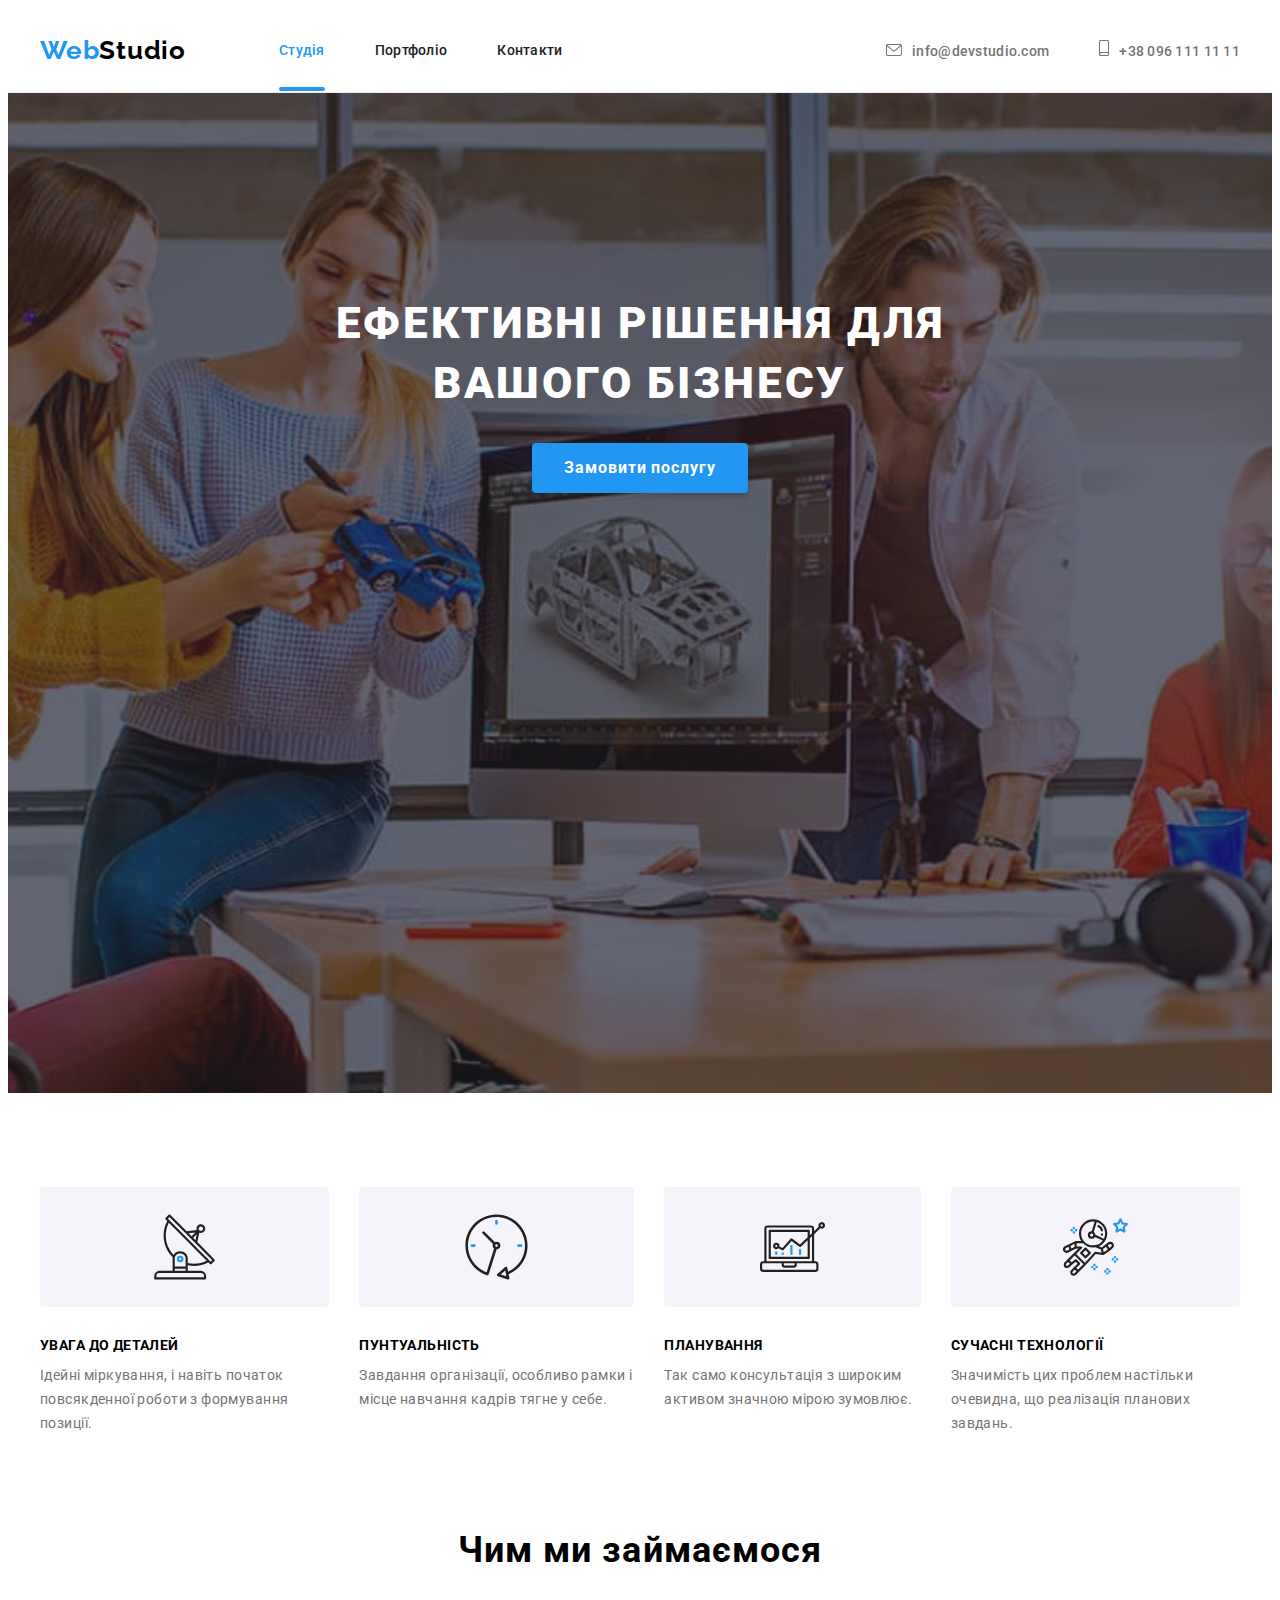
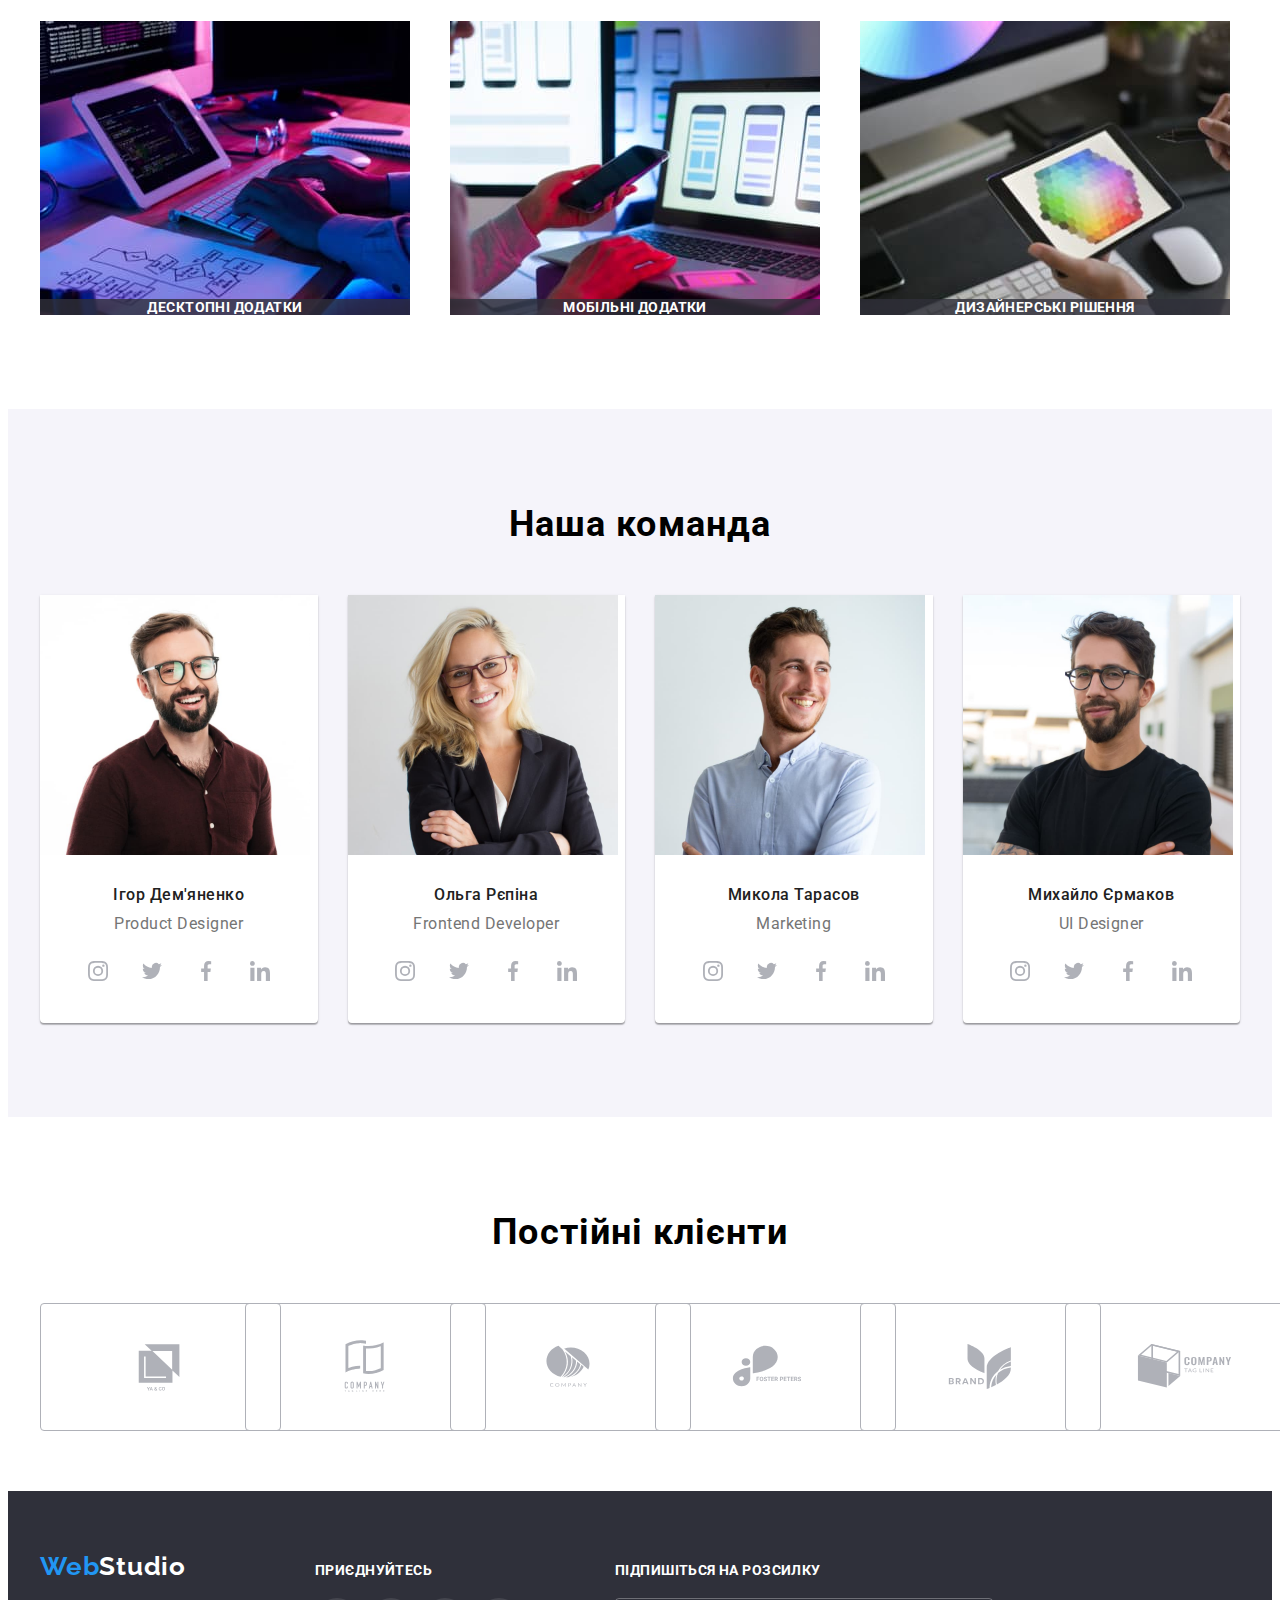
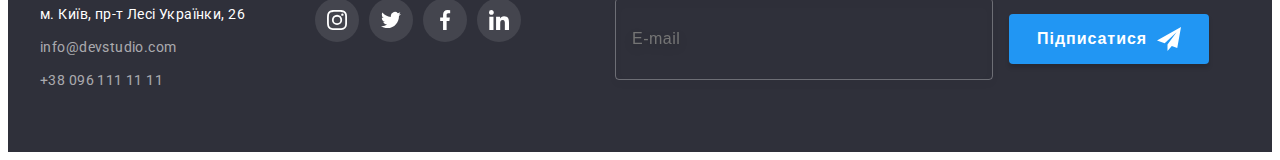
<file: index.html>
<!DOCTYPE html>
<html lang="uk">
  <head>
    <meta charset="UTF-8" />
    <meta http-equiv="X-UA-Compatible" content="IE=edge" />
    <meta name="viewport" content="width=device-width, initial-scale=1.0" />
    <title>Web Studio</title>
    <link
      rel="stylesheet"
      href="https://cdnjs.cloudflare.com/ajax/libs/modern-normalize/1.1.0/modern-normalize.min.css"
      integrity="sha512-wpPYUAdjBVSE4KJnH1VR1HeZfpl1ub8YT/NKx4PuQ5NmX2tKuGu6U/JRp5y+Y8XG2tV+wKQpNHVUX03MfMFn9Q=="
      crossorigin="anonymous"
      referrerpolicy="no-referrer"
    />
    <link rel="preconnect" href="https://fonts.gstatic.com" crossorigin />
    <link
      href="https://fonts.googleapis.com/css2?family=Raleway:wght@700&family=Roboto:wght@400;500;700;900&display=swap"
      rel="stylesheet"
    />
    <link
      rel="stylesheet"
      href="https://cdnjs.cloudflare.com/ajax/libs/animate.css/4.1.1/animate.min.css"
    />
    <link rel="stylesheet" href="./css/main.min.css" />
  </head>

  <body>
    <header class="header">
      <div class="container header__container">
        <nav class="navigation">
          <div class="logo">
            <a href="./index.html" class="logo__web navigation__logo"
              >Web<span class="logo__studio">Studio</span></a
            >
          </div>
          <ul class="list site-nav navigation__site-nav">
            <li class="site-nav__item">
              <a href="./index.html" class="link navigation__site-nav-link site-nav__link site-nav__link--active ">Студія</a>
            </li>
            <li class="site-nav__item">
              <a href="./portfolio.html" class="link navigation__site-nav-link site-nav__link ">Портфоліо</a>
            </li>
            <li class="site-nav__item"><a href="#" class="link navigation__site-nav-link site-nav__link ">Контакти</a></li>
          </ul>
        </nav>
        <ul class="list contacts header__contacts">
          <li class="header__contacts-item contacts__item">
            <a href="mailto:info@devstudio.com" class="link contacts__contact"
              ><svg width="16px" height="12px" class="contacts__icon">
                <use href="./images/icons.svg#icon-envelope"></use></svg
              >info@devstudio.com</a
            >
          </li>
          <li class="header__contacts-item contacts__item">
            <a href="tel:+380961111111" class="link contacts__contact"
              ><svg width="10px" height="16px" class="contacts__icon">
                <use href="./images/icons.svg#icon-smartphone"></use></svg
              >+38 096 111 11 11</a
            >
          </li>
        </ul>
      </div>
    </header>

    <main>
      <section class="hero">
        <div class="container">
          <h1 class="hero__tittle">Ефективні рішення для вашого бізнесу</h1>
          <button type="button" class="button hero__button" data-modal-open>
            Замовити послугу
          </button>
        </div>
      </section>

      <section class="section features">
        <div class="container">
          <h2 class="invisible section-tittle">Наш підхід</h2>
          <ul class="features__list">
            <li class="features__item">
              <div class="features__list-container">
                <svg width="65px" height="70px" class="features__icon">
                  <use href="./images/icons.svg#icon-antenna"></use>
                </svg>
              </div>
              <h3 class="features__tittle">Увага до деталей</h3>
              <p class="features__text">
                Ідейні міркування, і навіть початок повсякденної роботи з
                формування позиції.
              </p>
            </li>
            <li class="features__item">
              <div class="features__list-container">
                <svg width="65px" height="70px" class="features__icon">
                  <use href="./images/icons.svg#icon-clock"></use>
                </svg>
              </div>
              <h3 class="features__tittle">Пунтуальність</h3>
              <p class="features__text">
                Завдання організації, особливо рамки і місце навчання кадрів
                тягне у себе.
              </p>
            </li>
            <li class="features__item">
              <div class="features__list-container">
                <svg width="65px" height="70px" class="features__icon">
                  <use href="./images/icons.svg#icon-diagram"></use>
                </svg>
              </div>
              <h3 class="features__tittle">Планування</h3>
              <p class="features__text">
                Так само консультація з широким активом значною мірою зумовлює.
              </p>
            </li>
            <li class="features__item">
              <div class="features__list-container">
                <svg width="65px" height="70px" class="features__icon">
                  <use href="./images/icons.svg#icon-astronaut"></use>
                </svg>
              </div>
              <h3 class="features__tittle">Сучасні технології</h3>
              <p class="features__text">
                Значимість цих проблем настільки очевидна, що реалізація
                планових завдань.
              </p>
            </li>
          </ul>
        </div>
      </section>
      <section class="our-work section">
        <div class="container">
          <h2 class="our-work-head section-tittle">Чим ми займаємося</h2>
          <ul class="our-work-list list">
            <li class="our-work-item">
              <p class="our-work-first">
                                <img
                  src="./images/img11.jpg"
                  alt="Комп’ютерні додатки"
                  width="370"
                  height="294"
                />
                <p class="our-work-second">Десктопні додатки</p>
              </p>
            </li>
            <li class="our-work-item">
              <p class="our-work-first">
                <img
                  src="./images/img12.jpg"
                  alt="Мобільні додатки"
                  width="370"
                  height="294"
                />
                <p class="our-work-second">Мобільні додатки</p>
              </p>
            </li>
            <li class="our-work-item">
              <p class="our-work-first">
                <img
                  src="./images/img13.jpg"
                  alt="Дизайнерські рішення"
                  width="370"
                  height="294"
                />
                <p class="our-work-second">Дизайнерські рішення</p>
              </p>
            </li>
          </ul>
        </div>
      </section>
      <section class="section team">
        <div class="container">
          <h2 class="our-team section-tittle">Наша команда</h2>
          <ul class="our-team-list list">
            <li class="our-team-item">
              <img
                src="./images/img21.jpg"
                alt="Фото Ігор Дем'яненко"
                width="270"
                height="260"
              />
                    <div class="our-team-personal">
                <h3>Ігор Дем'яненко</h3>
                <p lang="en">Product Designer</p>
                <ul class="team-soc-list list">
                  <li class="team-soc-item">
                    <a
                      href=""
                      class="team-soc-link link"
                      target="_blank"
                      rel="noopener noreferrer nofollow"
                    >
                      <svg class="team-soc-icon" width="20" height="20">
                        <use
                          href="./images/icons.svg#icon-instagram"
                        ></use></svg
                    ></a>
                  </li>
                  <li class="team-soc-item">
                    <a
                      href=""
                      class="team-soc-link link"
                      target="_blank"
                      rel="noopener noreferrer nofollow"
                      ><svg class="team-soc-icon" width="20" height="20">
                        <use href="./images/icons.svg#icon-twitter"></use></svg
                    ></a>
                  </li>
                  <li class="team-soc-item">
                    <a
                      href=""
                      class="team-soc-link link"
                      target="_blank"
                      rel="noopener noreferrer nofollow"
                      ><svg class="team-soc-icon" width="20" height="20">
                        <use href="./images/icons.svg#icon-facebook"></use></svg
                    ></a>
                  </li>
                  <li class="team-soc-item">
                    <a
                      href=""
                      class="team-soc-link link"
                      target="_blank"
                      rel="noopener noreferrer nofollow"
                      ><svg class="team-soc-icon" width="20" height="20">
                        <use href="./images/icons.svg#icon-linkedin"></use></svg
                    ></a>
                  </li>
                </ul>
              </div>
            </li>
            <li class="our-team-item">
              <img
                src="./images/img22.jpg"
                alt="Фото Ольга Рєпіна"
                width="270"
                height="260"
              />
              <div class="our-team-personal">
                <h3>Ольга Рєпіна</h3>
                <p lang="en">Frontend Developer</p>
                <ul class="team-soc-list list">
                  <li class="team-soc-item">
                    <a
                      href=""
                      class="team-soc-link link"
                      target="_blank"
                      rel="noopener noreferrer nofollow"
                    >
                      <svg class="team-soc-icon" width="20" height="20">
                        <use
                          href="./images/icons.svg#icon-instagram"
                        ></use></svg
                    ></a>
                  </li>
                  <li class="team-soc-item">
                    <a
                      href=""
                      class="team-soc-link link"
                      target="_blank"
                      rel="noopener noreferrer nofollow"
                      ><svg class="team-soc-icon" width="20" height="20">
                        <use href="./images/icons.svg#icon-twitter"></use></svg
                    ></a>
                  </li>
                  <li class="team-soc-item">
                    <a
                      href=""
                      class="team-soc-link link"
                      target="_blank"
                      rel="noopener noreferrer nofollow"
                      ><svg class="team-soc-icon" width="20" height="20">
                        <use href="./images/icons.svg#icon-facebook"></use></svg
                    ></a>
                  </li>
                  <li class="team-soc-item">
                    <a
                      href=""
                      class="team-soc-link link"
                      target="_blank"
                      rel="noopener noreferrer nofollow"
                      ><svg class="team-soc-icon" width="20" height="20">
                        <use href="./images/icons.svg#icon-linkedin"></use></svg
                    ></a>
                  </li>
                </ul>
              </div>
            </li>
            <li class="our-team-item">
              <img
                src="./images/img23.jpg"
                alt="Фото Микола Тарасов"
                width="270"
                height="260"
              />
              <div class="our-team-personal">
                <h3>Микола Тарасов</h3>
                <p lang="en">Marketing</p>
                <ul class="team-soc-list list">
                  <li class="team-soc-item">
                    <a
                      href=""
                      class="team-soc-link link"
                      target="_blank"
                      rel="noopener noreferrer nofollow"
                    >
                      <svg class="team-soc-icon" width="20" height="20">
                        <use
                          href="./images/icons.svg#icon-instagram"
                        ></use></svg
                    ></a>
                  </li>
                  <li class="team-soc-item">
                    <a
                      href=""
                      class="team-soc-link link"
                      target="_blank"
                      rel="noopener noreferrer nofollow"
                      ><svg class="team-soc-icon" width="20" height="20">
                        <use href="./images/icons.svg#icon-twitter"></use></svg
                    ></a>
                  </li>
                  <li class="team-soc-item">
                    <a
                      href=""
                      class="team-soc-link link"
                      target="_blank"
                      rel="noopener noreferrer nofollow"
                      ><svg class="team-soc-icon" width="20" height="20">
                        <use href="./images/icons.svg#icon-facebook"></use></svg
                    ></a>
                  </li>
                  <li class="team-soc-item">
                    <a
                      href=""
                      class="team-soc-link link"
                      target="_blank"
                      rel="noopener noreferrer nofollow"
                      ><svg class="team-soc-icon" width="20" height="20">
                        <use href="./images/icons.svg#icon-linkedin"></use></svg
                    ></a>
                  </li>
                </ul>
              </div>
            </li>
            <li class="our-team-item">
              <img
                src="./images/img24.jpg"
                alt="Фото Михайло Єрмаков"
                width="270"
                height="260"
              />
              <div class="our-team-personal">
                <h3>Михайло Єрмаков</h3>
                <p lang="en">UI Designer</p>
                <ul class="team-soc-list list">
                  <li class="team-soc-item">
                    <a
                      href=""
                      class="team-soc-link link"
                      target="_blank"
                      rel="noopener noreferrer nofollow"
                    >
                      <svg class="team-soc-icon" width="20" height="20">
                        <use
                          href="./images/icons.svg#icon-instagram"
                        ></use></svg
                    ></a>
                  </li>
                  <li class="team-soc-item">
                    <a
                      href=""
                      class="team-soc-link link"
                      target="_blank"
                      rel="noopener noreferrer nofollow"
                      ><svg class="team-soc-icon" width="20" height="20">
                        <use href="./images/icons.svg#icon-twitter"></use></svg
                    ></a>
                  </li>
                  <li class="team-soc-item">
                    <a
                      href=""
                      class="team-soc-link link"
                      target="_blank"
                      rel="noopener noreferrer nofollow"
                      ><svg class="team-soc-icon" width="20" height="20">
                        <use href="./images/icons.svg#icon-facebook"></use></svg
                    ></a>
                  </li>
                  <li class="team-soc-item">
                    <a
                      href=""
                      class="team-soc-link link"
                      target="_blank"
                      rel="noopener noreferrer nofollow"
                      ><svg class="team-soc-icon" width="20" height="20">
                        <use href="./images/icons.svg#icon-linkedin"></use></svg
                    ></a>
                  </li>
                </ul>
              </div>
            </li>
          </ul>
        </div>
      </section>

      <section class="section clients">
        <div class="container">
          <h2 class="our-clients section-tittle">Постійні клієнти</h2>
          <ul class="our-clients-list list">
            <li class="our-clients-link">
              <a class="our-clients-item" href="./index.html">
                <svg width="106px" height="60" class="our-clients-icon">
                  <use href="./images/icons.svg#icon-logo-one"></use>
                </svg>
              </a>
            </li>
            <li class="our-clients-link">
              <a class="our-clients-item" href="./index.html">
                <svg width="106px" height="60" class="our-clients-icon">
                  <use href="./images/icons.svg#icon-logo-two"></use>
                </svg>
              </a>
            </li>
            <li class="our-clients-link">
              <a class="our-clients-item" href="./index.html">
                <svg width="106px" height="60" class="our-clients-icon">
                  <use href="./images/icons.svg#icon-logo-three"></use>
                </svg>
              </a>
            </li>
            <li class="our-clients-link">
              <a class="our-clients-item" href="./index.html">
                <svg width="106px" height="60" class="our-clients-icon">
                  <use href="./images/icons.svg#icon-logo-four"></use>
                </svg>
              </a>
            </li>
            <li class="our-clients-link">
              <a class="our-clients-item" href="./index.html">
                <svg width="106px" height="60" class="our-clients-icon">
                  <use href="./images/icons.svg#icon-logo-five"></use>
                </svg>
              </a>
            </li>
            <li class="our-clients-link">
              <a class="our-clients-item" href="./index.html">
                <svg width="106px" height="60" class="our-clients-icon">
                  <use href="./images/icons.svg#icon-logo-six"></use>
                </svg>
              </a>
            </li>
          </ul>
        </div>
      </section>
    </main>
    <footer class="footer">
      <div class="footer-main container">
        <div class="footer-contacts">
          <div class="logo">
            <a href="/index.html" class="logo__web footer__logo"
              >Web<span class="logo__studio--footer">Studio</span></a
            >
          </div>
          <address class="footer-cont">
            <ul class="footer-list list">
              <li class="footer-item">
                <a
                  href="https://goo.gl/maps/CPtrU1FHBa2aNyZL9"
                  target="_blank"
                  rel="noopener noreferrer nofollow"
                  class="adress"
                  >м. Київ, пр-т Лесі Українки, 26</a
                >
              </li>
              <li class="footer-item">
                <a href="mailto:info@devstudio.com" class="adress contact"
                  >info@devstudio.com</a
                >
              </li>
              <li class="footer-item">
                <a href="tel:+380961111111" class="contact"
                  >+38 096 111 11 11</a
                >
              </li>
            </ul>
          </address>
        </div>
        <div class="footer-soc">
          <p class="footer-soc-title">Приєднуйтесь</p>
          <ul class="footer-soc-list list">
            <li class="footer-soc-item">
              <a
                href=""
                class="footer-soc-link link"
                target="_blank"
                rel="noopener noreferrer nofollow"
              >
                <svg class="footer-soc-icon" width="20" height="20">
                  <use href="./images/icons.svg#icon-instagram"></use></svg
              ></a>
            </li>
            <li class="footer-soc-item">
              <a
                href=""
                class="footer-soc-link link"
                target="_blank"
                rel="noopener noreferrer nofollow"
                ><svg class="footer-soc-icon" width="20" height="20">
                  <use href="./images/icons.svg#icon-twitter"></use></svg
              ></a>
            </li>
            <li class="footer-soc-item">
              <a
                href=""
                class="footer-soc-link link"
                target="_blank"
                rel="noopener noreferrer nofollow"
                ><svg class="footer-soc-icon" width="20" height="20">
                  <use href="./images/icons.svg#icon-facebook"></use></svg
              ></a>
            </li>
            <li class="footer-soc-item">
              <a
                href=""
                class="footer-soc-link link"
                target="_blank"
                rel="noopener noreferrer nofollow"
                ><svg class="footer-soc-icon" width="20" height="20">
                  <use href="./images/icons.svg#icon-linkedin"></use></svg
              ></a>
            </li>
          </ul>
        </div>
        <div class="footer-subs">
          <p class="footer-soc-title">Підпишіться на розсилку</p>
          <form name="subscribe">
            <label for="subscribe-email"></label>
            <input type="email" name="user-subs" class="modal-subs" placeholder="E-mail"
          required
          id="subscribe-email">
          <button type="submit" class="footer-button">Підписатися<svg class="footer-telegram" width="24" height="24">
                  <use href="./images/icons.svg#icon-send"></use></svg
              >            </button>
          </form>
          
        </div>
      </div>
    </footer>
    <div class="backdrop is-hidden" data-modal>
      <div class="modal">
        <button type="button" class="modal-close" data-modal-close>
          <svg class="modal-close-icon" width="18" height="18">
            <use href="./images/icons.svg#icon-close"></use>
          </svg>
        </button>
        <p class="modal-tittle">Залиште свої дані, ми вам передзвонимо</p>
      <form class="modal-form">
          <div class="modal-field">
          <label for="user-name" class="input-label">Ім’я</label>
        <div class="input-wrap">
          <input type="text" name="user-name" class="modal-input" placeholder=" "
          required
          id="user-name"
          >
          <svg class="modal-input-icon" width="18" height="18">
            <use href="./images/icons.svg#icon-person-black"></use>
          </svg>
        </div>
        </div>
        <div class="modal-field">
          <label for="user-phone" class="input-label">Телефон</label>
          <div class="input-wrap">
          <input type="tel" name="user-tel" class="modal-input" placeholder=" "
          required
          id="user-phone">
          <svg class="modal-input-icon" width="18" height="18">
            <use href="./images/icons.svg#icon-phone-black"></use>
          </svg>
          </div>
          </div>
          <div class="modal-field">
          <label for="user-email" class="input-label">Пошта</label>
          <div class="input-wrap">
          <input type="email" name="user-email" class="modal-input" placeholder=" "
          required
          id="user-email">
          <svg class="modal-input-icon" width="18" height="18">
            <use href="./images/icons.svg#icon-email-black"></use>
          </svg>
          </div>
          </div>
          <div class="modal-comment">
            <label for="user-comment" class="input-label">Коментар</label>
            <textarea
              name="user-comment"
              id="user-comment"
              class="modal-text"
              placeholder="Введіть текст"
            ></textarea>
          </div>
  <div class="checkbox-field">
    <label class="checkbox-label">
      <input type="checkbox"
      class="checkbox-input" name="agree-user" value="css">
      <svg class="checkbox-icon" width="16" height="15">
        <use href="./images/icons.svg#icon-check"></use></svg>
      <span class="checkbox-text">Погоджуюся з розсилкою та приймаю </span><a href="" class="checkbox-ok">Умови договору</a>
    </label>
  </div>
          <button type="submit" class="modal-button">Відправити</button>
        </form>
      </div>
    </div>
    <script src="./js/modal.js"></script>
  </body>
</html>
</file>
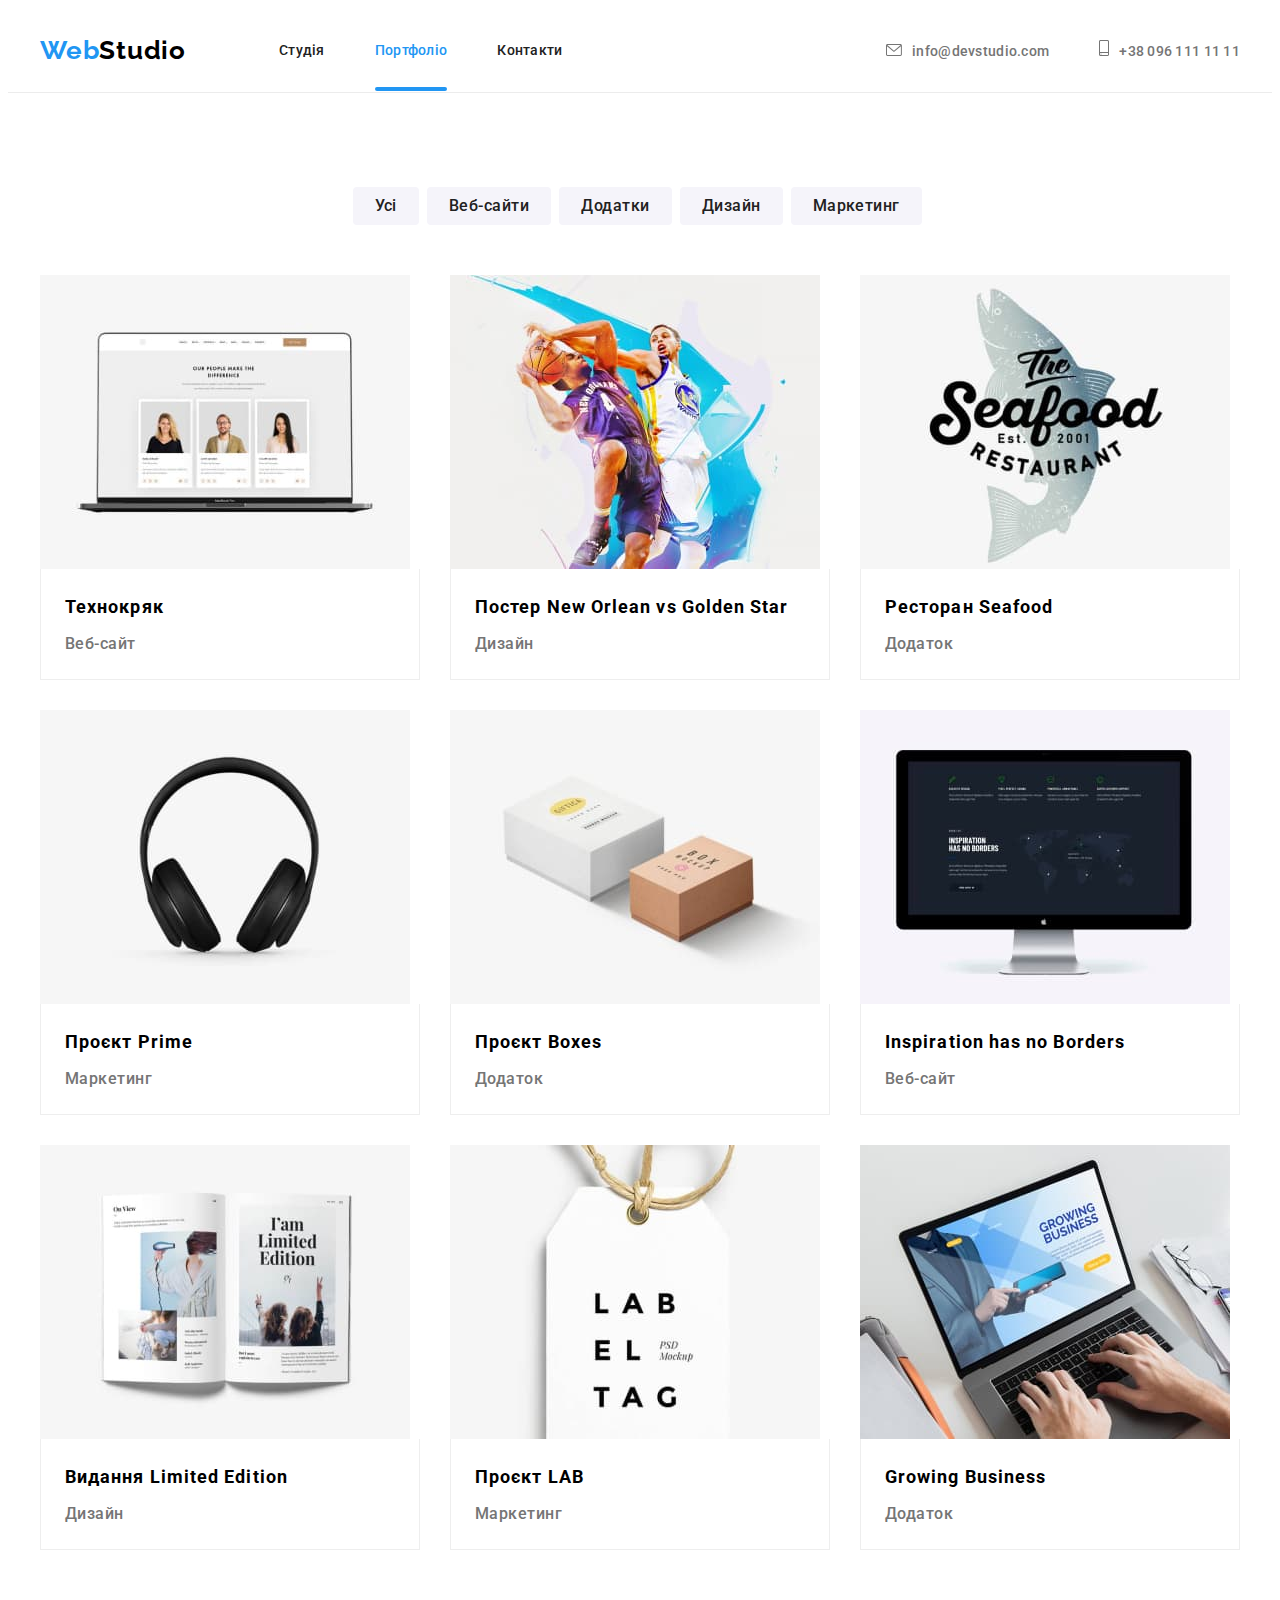
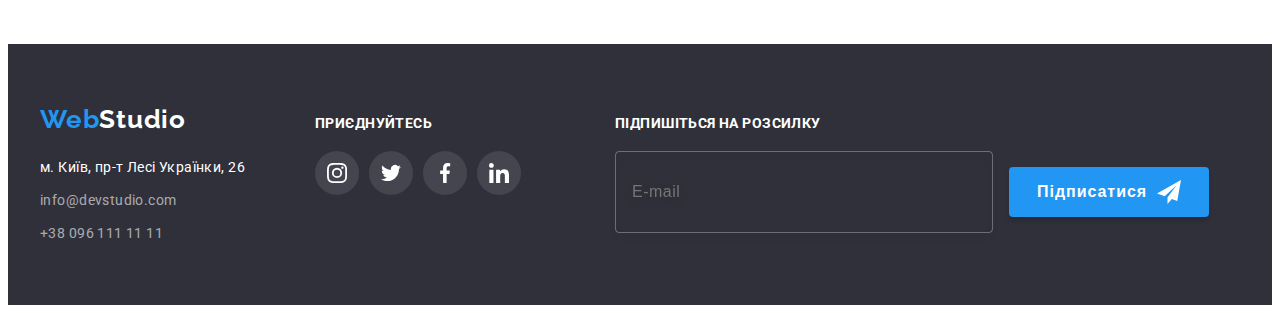
<file: portfolio.html>
<!DOCTYPE html>
<html lang="uk">
  <head>
    <meta charset="UTF-8" />
    <meta http-equiv="X-UA-Compatible" content="IE=edge" />
    <meta name="viewport" content="width=device-width, initial-scale=1.0" />
    <title>Web Studio</title>
    <link
      rel="stylesheet"
      href="https://cdnjs.cloudflare.com/ajax/libs/modern-normalize/1.1.0/modern-normalize.min.css"
      integrity="sha512-wpPYUAdjBVSE4KJnH1VR1HeZfpl1ub8YT/NKx4PuQ5NmX2tKuGu6U/JRp5y+Y8XG2tV+wKQpNHVUX03MfMFn9Q=="
      crossorigin="anonymous"
      referrerpolicy="no-referrer"
    />
    <link rel="preconnect" href="https://fonts.gstatic.com" crossorigin />
    <link
      href="https://fonts.googleapis.com/css2?family=Montserrat:wght@400;700&family=Raleway:wght@700&family=Roboto:wght@400;500;700;900&display=swap"
      rel="stylesheet"
    />
    <link
      rel="stylesheet"
      href="https://cdnjs.cloudflare.com/ajax/libs/animate.css/4.1.1/animate.min.css"
    />
    <link rel="stylesheet" href="./css/main.min.css" />
  </head>

  <body>
    <header class="header">
      <div class="container header__container">
        <nav class="navigation">
          <div class="logo">
            <a href="./index.html" class="logo__web navigation__logo"
              >Web<span class="logo__studio">Studio</span></a
            >
          </div>
          <ul class="list site-nav navigation__site-nav">
            <li class="site-nav__item">
              <a
                href="./index.html"
                class="link navigation__site-nav-link site-nav__link"
                >Студія</a
              >
            </li>
            <li class="site-nav__item">
              <a
                href="./portfolio.html"
                class="link navigation__site-nav-link site-nav__link site-nav__link--active"
                >Портфоліо</a
              >
            </li>
            <li class="site-nav__item">
              <a href="#" class="link navigation__site-nav-link site-nav__link"
                >Контакти</a
              >
            </li>
          </ul>
        </nav>
        <ul class="list contacts header__contacts">
          <li class="header__contacts-item contacts__item">
            <a href="mailto:info@devstudio.com" class="link contacts__contact"
              ><svg width="16px" height="12px" class="contacts__icon">
                <use href="./images/icons.svg#icon-envelope"></use></svg
              >info@devstudio.com</a
            >
          </li>
          <li class="header__contacts-item contacts__item">
            <a href="tel:+380961111111" class="link contacts__contact"
              ><svg width="10px" height="16px" class="contacts__icon">
                <use href="./images/icons.svg#icon-smartphone"></use></svg
              >+38 096 111 11 11</a
            >
          </li>
        </ul>
      </div>
    </header>

    <main>
      <section class="our-works-section">
        <div class="container">
          <h1 class="invisible">Наші роботи</h1>
          <ul class="our-works list">
            <li class="our-works-item">
              <button type="button" class="our-works-button">Усі</button>
            </li>
            <li class="our-works-item">
              <button type="button" class="our-works-button">Веб-сайти</button>
            </li>
            <li class="our-works-item">
              <button type="button" class="our-works-button">Додатки</button>
            </li>
            <li class="our-works-item">
              <button type="button" class="our-works-button">Дизайн</button>
            </li>
            <li class="our-works-item">
              <button type="button" class="our-works-button">Маркетинг</button>
            </li>
          </ul>
          <ul class="example list">
            <li class="example-item">
              <a class="example-link link" href="./index.html">
                <div class="example-top-wrap">
                  <img
                    src="./images/portfolio-images/portfolio1.jpg"
                    alt="фото сайту технокряк"
                    width="370"
                    height="294"
                  />
                  <p class="example-top-text">
                    Ресурс пропонує комплексні пропозиції з різним рівнем
                    функціоналу та сервісів. Все це дозволить відвідувачу
                    отримати вичерпні відомості про компанію чи приватну особу.
                  </p>
                </div>
                <div class="example-text">
                  <h2 class="example-name">Технокряк</h2>
                  <p class="example-descr">Веб-сайт</p>
                </div>
              </a>
            </li>
            <li class="example-item">
              <a href="./index.html" class="example-link link">
                <div class="example-top-wrap">
                  <img
                    src="./images/portfolio-images/portfolio2.jpg"
                    alt="Постер New Orlean vs Golden Star"
                    width="370"
                    height="294"
                  />
                  <p class="example-top-text">
                    Ресурс пропонує комплексні пропозиції з різним рівнем
                    функціоналу та сервісів. Все це дозволить відвідувачу
                    отримати вичерпні відомості про компанію чи приватну особу.
                  </p>
                </div>
                <div class="example-text">
                  <h2 class="example-name">Постер New Orlean vs Golden Star</h2>
                  <p class="example-descr">Дизайн</p>
                </div></a
              >
            </li>
            <li class="example-item">
              <a href="./index.html" class="example-link link">
                <div class="example-top-wrap">
                  <img
                    src="./images/portfolio-images/portfolio3.jpg"
                    alt="Ресторан Seafood"
                    width="370"
                    height="294"
                  />
                  <p class="example-top-text">
                    Ресурс пропонує комплексні пропозиції з різним рівнем
                    функціоналу та сервісів. Все це дозволить відвідувачу
                    отримати вичерпні відомості про компанію чи приватну особу.
                  </p>
                </div>
                <div class="example-text">
                  <h2 class="example-name">Ресторан Seafood</h2>
                  <p class="example-descr">Додаток</p>
                </div></a
              >
            </li>
            <li class="example-item">
              <a href="./index.html" class="example-link link">
                <div class="example-top-wrap">
                  <img
                    src="./images/portfolio-images/portfolio4.jpg"
                    alt="Проєкт Prime"
                    width="370"
                    height="294"
                  />
                  <p class="example-top-text">
                    Ресурс пропонує комплексні пропозиції з різним рівнем
                    функціоналу та сервісів. Все це дозволить відвідувачу
                    отримати вичерпні відомості про компанію чи приватну особу.
                  </p>
                </div>
                <div class="example-text">
                  <h2 class="example-name">Проєкт Prime</h2>
                  <p class="example-descr">Маркетинг</p>
                </div></a
              >
            </li>
            <li class="example-item">
              <a href="./index.html" class="example-link link">
                <div class="example-top-wrap">
                  <img
                    src="./images/portfolio-images/portfolio5.jpg"
                    alt="Проєкт Boxes"
                    width="370"
                    height="294"
                  />
                  <p class="example-top-text">
                    Ресурс пропонує комплексні пропозиції з різним рівнем
                    функціоналу та сервісів. Все це дозволить відвідувачу
                    отримати вичерпні відомості про компанію чи приватну особу.
                  </p>
                </div>
                <div class="example-text">
                  <h2 class="example-name">Проєкт Boxes</h2>
                  <p class="example-descr">Додаток</p>
                </div></a
              >
            </li>
            <li class="example-item">
              <a href="./index.html" class="example-link link">
                <div class="example-top-wrap">
                  <img
                    src="./images/portfolio-images/portfolio6.jpg"
                    alt="Фото сайту Inspiration has no Borders"
                  />
                  <p class="example-top-text">
                    Ресурс пропонує комплексні пропозиції з різним рівнем
                    функціоналу та сервісів. Все це дозволить відвідувачу
                    отримати вичерпні відомості про компанію чи приватну особу.
                  </p>
                </div>
                <div class="example-text">
                  <h2 class="example-name">Inspiration has no Borders</h2>
                  <p class="example-descr">Веб-сайт</p>
                </div></a
              >
            </li>
            <li class="example-item">
              <a href="./index.html" class="example-link link">
                <div class="example-top-wrap">
                  <img
                    src="./images/portfolio-images/portfolio7.jpg"
                    alt="Видання Limited Edition"
                    width="370"
                    height="294"
                  />

                  <p class="example-top-text">
                    Ресурс пропонує комплексні пропозиції з різним рівнем
                    функціоналу та сервісів. Все це дозволить відвідувачу
                    отримати вичерпні відомості про компанію чи приватну особу.
                  </p>
                </div>
                <div class="example-text">
                  <h2 class="example-name">Видання Limited Edition</h2>
                  <p class="example-descr">Дизайн</p>
                </div></a
              >
            </li>
            <li class="example-item">
              <a href="./index.html" class="example-link link">
                <div class="example-top-wrap">
                  <img
                    src="./images/portfolio-images/portfolio8.jpg"
                    alt="Проєкт LAB"
                    width="370"
                    height="294"
                  />
                  <p class="example-top-text">
                    Ресурс пропонує комплексні пропозиції з різним рівнем
                    функціоналу та сервісів. Все це дозволить відвідувачу
                    отримати вичерпні відомості про компанію чи приватну особу.
                  </p>
                </div>
                <div class="example-text">
                  <h2 class="example-name">Проєкт LAB</h2>
                  <p class="example-descr">Маркетинг</p>
                </div></a
              >
            </li>
            <li class="example-item">
              <a href="./index.html" class="example-link link">
                <div class="example-top-wrap">
                  <img
                    src="./images/portfolio-images/portfolio9.jpg"
                    alt="Додаток Growing Business"
                    width="370"
                    height="294"
                  />
                  <p class="example-top-text">
                    Ресурс пропонує комплексні пропозиції з різним рівнем
                    функціоналу та сервісів. Все це дозволить відвідувачу
                    отримати вичерпні відомості про компанію чи приватну особу.
                  </p>
                </div>
                <div class="example-text">
                  <h2 class="example-name">Growing Business</h2>
                  <p class="example-descr">Додаток</p>
                </div></a
              >
            </li>
          </ul>
        </div>
      </section>
    </main>

    <footer class="footer">
      <div class="footer-main container">
        <div class="footer-contacts">
          <div class="logo">
            <a href="/index.html" class="logo__web footer__logo"
              >Web<span class="logo__studio--footer">Studio</span></a
            >
          </div>
          <address class="footer-cont">
            <ul class="footer-list list">
              <li class="footer-item">
                <a
                  href="https://goo.gl/maps/CPtrU1FHBa2aNyZL9"
                  target="_blank"
                  rel="noopener noreferrer nofollow"
                  class="adress"
                  >м. Київ, пр-т Лесі Українки, 26</a
                >
              </li>
              <li class="footer-item">
                <a href="mailto:info@devstudio.com" class="adress contact"
                  >info@devstudio.com</a
                >
              </li>
              <li class="footer-item">
                <a href="tel:+380961111111" class="contact"
                  >+38 096 111 11 11</a
                >
              </li>
            </ul>
          </address>
        </div>
        <div class="footer-soc">
          <p class="footer-soc-title">Приєднуйтесь</p>
          <ul class="footer-soc-list list">
            <li class="footer-soc-item">
              <a
                href=""
                class="footer-soc-link link"
                target="_blank"
                rel="noopener noreferrer nofollow"
              >
                <svg class="footer-soc-icon" width="20" height="20">
                  <use href="./images/icons.svg#icon-instagram"></use></svg
              ></a>
            </li>
            <li class="footer-soc-item">
              <a
                href=""
                class="footer-soc-link link"
                target="_blank"
                rel="noopener noreferrer nofollow"
                ><svg class="footer-soc-icon" width="20" height="20">
                  <use href="./images/icons.svg#icon-twitter"></use></svg
              ></a>
            </li>
            <li class="footer-soc-item">
              <a
                href=""
                class="footer-soc-link link"
                target="_blank"
                rel="noopener noreferrer nofollow"
                ><svg class="footer-soc-icon" width="20" height="20">
                  <use href="./images/icons.svg#icon-facebook"></use></svg
              ></a>
            </li>
            <li class="footer-soc-item">
              <a
                href=""
                class="footer-soc-link link"
                target="_blank"
                rel="noopener noreferrer nofollow"
                ><svg class="footer-soc-icon" width="20" height="20">
                  <use href="./images/icons.svg#icon-linkedin"></use></svg
              ></a>
            </li>
          </ul>
        </div>
        <div class="footer-subs">
          <p class="footer-soc-title">Підпишіться на розсилку</p>
          <form name="subscribe">
            <label for="subscribe-email"></label>
            <input
              type="email"
              name="user-subs"
              class="modal-subs"
              placeholder="E-mail"
              required
              id="subscribe-email"
            />
            <button type="submit" class="footer-button">
              Підписатися<svg class="footer-telegram" width="24" height="24">
                <use href="./images/icons.svg#icon-send"></use>
              </svg>
            </button>
          </form>
        </div>
      </div>
    </footer>
  </body>
</html>
</file>
<file: css/main.min.css>
:root{--primary-text-color: #757575;--secondary-text-color: #212121;--white-color: #ffffff;--black-color: #000000;--background-our-team: #f5f4fa;--background-hero-footer: #2f303a;--accent-color: #2196f3;--footer-contacts: rgba(255, 255, 255, 0.6);--icon-color: #afb1b8;--portfolio-works: #eeeeee;--us-distance: 94px;--transition-root-duration: 250ms;--transition-root-timing: cubic-bezier(0.4, 0, 0.2, 1)}.invisible{position:absolute;white-space:nowrap;width:1px;height:1px;overflow:hidden;border:0;padding:0;clip:rect(0 0 0 0);-webkit-clip-path:inset(50%);clip-path:inset(50%);margin:-1px}p,h1,h2,h3,h4,h5,h6{margin:0}ul,ol{margin:0;padding-left:0}button{cursor:pointer}address{font-style:normal}img{display:block;max-width:100%;height:auto}body{background-color:var(--white-color);color:var(--primary-text-color);font-family:"Roboto",sans-serif}.list{list-style:none}.link{text-decoration:none;font-weight:500;font-size:14px;line-height:1.1428571429;letter-spacing:.02em}.link{color:var(--secondary-text-color)}.contacts__contact,.modal,.backdrop,.button{transition-duration:var(--transition-root-duration);transition-timing-function:var(--transition-root-timing)}.footer-telegram,.modal-input-icon{transform:translateY(-50%);top:50%}.container{width:1200px;padding-left:15px;padding-right:15px;margin:0 auto}.button{font-family:inherit;font-weight:700;font-size:16px;line-height:1.875;letter-spacing:.06em;color:var(--white-color);background:var(--accent-color);box-shadow:0px 4px 4px rgba(0,0,0,.15);border:none;border-radius:4px;cursor:pointer;min-width:216px;transition-property:background-color}.button:hover,.button:focus{background-color:#188ce8}.section-tittle{text-align:center;font-weight:700;font-size:36px;line-height:1.1666666667;letter-spacing:.03em;color:var(--black-color)}.backdrop{width:100%;height:100%;background:rgba(0,0,0,.2);position:fixed;top:0;transition-property:opacity,visibility}.modal{width:528px;min-height:581px;background-color:var(--white-color);border-radius:4px;position:absolute;top:50%;left:50%;padding:40px;transform:translate(-50%, -50%) rotate(0);transition-property:transform,border-radius}.backdrop.is-hidden .modal{transform:translate(-50%, -50%) scale(2.5);border-radius:50%}.modal-close{width:30px;height:30px;background-color:rgba(0,0,0,0);border:1px solid rgba(0,0,0,.1);border-radius:50%;position:absolute;right:8px;top:8px;display:flex;align-items:center;justify-content:center;cursor:pointer}.modal-close-icon:hover,.modal-close-icon:focus{fill:var(--accent-color)}.backdrop.is-hidden{opacity:0;visibility:hidden;pointer-events:none}.modal-tittle{font-weight:700;font-size:20px;line-height:1.15;text-align:center;letter-spacing:.03em;color:var(--secondary-text-color);margin-bottom:12px}.modal-field{margin-bottom:10px}.input-wrap{position:relative}.modal-input{width:100%;height:40px;border:1px solid rgba(33,33,33,.2);border-radius:4px;padding-left:30px;outline:rgba(0,0,0,0)}.modal-input:focus{border-color:var(--accent-color)}.modal-input:hover{cursor:pointer}.modal-input:not(:focus):not(:-moz-placeholder-shown):valid{background-color:rgba(0,128,0,.373)}.modal-input:not(:focus):not(:-ms-input-placeholder):valid{background-color:rgba(0,128,0,.373)}.modal-input:not(:focus):not(:placeholder-shown):valid{background-color:rgba(0,128,0,.373)}.modal-input:not(:focus):not(:-moz-placeholder-shown):invalid{background-color:rgba(128,32,0,.373)}.modal-input:not(:focus):not(:-ms-input-placeholder):invalid{background-color:rgba(128,32,0,.373)}.modal-input:not(:focus):not(:placeholder-shown):invalid{background-color:rgba(128,32,0,.373)}.modal-input::-moz-placeholder{color:var(--accent-color);font-size:12px;line-height:1.1666666667;letter-spacing:.01em;color:rgba(117,117,117,.5)}.modal-input:-ms-input-placeholder{color:var(--accent-color);font-size:12px;line-height:1.1666666667;letter-spacing:.01em;color:rgba(117,117,117,.5)}.modal-input::placeholder{color:var(--accent-color);font-size:12px;line-height:1.1666666667;letter-spacing:.01em;color:rgba(117,117,117,.5)}.modal-text{width:100%;height:120px;border:1px solid rgba(33,33,33,.2);border-radius:5px;padding:16px 12px;resize:none;border:1px solid rgba(33,33,33,.2);border-radius:4px}.modal-text:focus{outline-color:var(--accent-color);fill:var(--accent-color)}.modal-text:hover{cursor:pointer}.modal-text::-moz-placeholder{font-size:12px;line-height:1.1666666667;letter-spacing:.01em;color:rgba(117,117,117,.5)}.modal-text:-ms-input-placeholder{font-size:12px;line-height:1.1666666667;letter-spacing:.01em;color:rgba(117,117,117,.5)}.modal-text::placeholder{font-size:12px;line-height:1.1666666667;letter-spacing:.01em;color:rgba(117,117,117,.5)}.input-label{font-size:12px;line-height:1.1666666667;color:var(--primary-text-color);margin-bottom:4px}.modal-input-icon{position:absolute;left:8px}.modal-input:focus+.modal-input-icon{fill:var(--accent-color)}.modal-comment{margin-bottom:20px;font-size:12px;line-height:1.1666666667;letter-spacing:.01em;font-size:12px;line-height:1.1666666667;letter-spacing:.01em}.modal-button{font-family:inherit;font-weight:700;font-size:16px;line-height:1.875;letter-spacing:.06em;display:flex;display:block;align-items:center;text-align:center;color:var(--white-color);background:var(--accent-color);box-shadow:0px 4px 4px rgba(0,0,0,.15);border:none;border-radius:4px;cursor:pointer;min-width:200px;padding:10px 52px;margin:0 auto;transition-property:background-color;transition-duration:var(--transition-root-duration);transition-timing-function:var(--transition-root-timing)}.modal-button:hover,.modal-button:focus{background-color:#188ce8}.checkbox-input{position:absolute;white-space:nowrap;width:1px;height:1px;overflow:hidden;border:0;padding:0;clip:rect(0 0 0 0);-webkit-clip-path:inset(50%);clip-path:inset(50%);margin:-1px}.checkbox-label{display:flex;align-items:center;justify-content:center;margin-bottom:30px;cursor:pointer}.checkbox-icon{display:inline-block;width:16px;height:15px;border:2px solid var(--secondary-text-color);border-radius:2px;fill:rgba(0,0,0,0)}.checkbox-input:checked+.checkbox-icon{background-color:var(--accent-color);border-color:var(--accent-color);background-origin:border-box;fill:var(--white-color);background-size:cover;border:0px;transition-property:background-color;transition-duration:var(--transition-root-duration);transition-timing-function:var(--transition-root-timing)}.checkbox-text{margin-left:9px;font-size:14px;line-height:1.71;letter-spacing:.03em;color:var(--primary-text-color)}.checkbox-ok{font-size:14px;line-height:1.71;letter-spacing:.03em;-webkit-text-decoration-line:underline;text-decoration-line:underline;color:var(--accent-color)}.logo__web,.logo__studio{text-decoration:none;font-family:"Raleway";font-style:normal;font-weight:700;font-size:26px;line-height:1.1923076923;letter-spacing:.03em}.logo__web{color:var(--accent-color)}.navigation__logo{padding-top:24px;padding-bottom:25px}.logo__studio{color:var(--black-color)}.logo__studio--footer{color:var(--white-color)}.footer__logo{display:flex;padding:0;margin-bottom:20px}.header{border-bottom:1px solid #ececec}.header__container{display:flex;align-items:center;justify-content:space-between}.navigation{display:flex;align-items:center}.navigation__site-nav{display:flex;margin-left:93px}.navigation__site-nav-link{display:block;padding-top:32px;padding-bottom:32px}.site-nav__link{transition-property:color;transition-duration:var(--transition-root-duration);transition-timing-function:var(--transition-root-timing)}.site-nav__link:hover,.site-nav__link:focus{color:var(--accent-color)}.site-nav__item{position:relative}.site-nav__item:not(:last-child){margin-right:50px}.site-nav__link--active{color:var(--accent-color)}.site-nav__link--active::after{content:"";position:absolute;width:100%;height:4px;left:0;bottom:-1px;background:var(--accent-color);border-radius:2px}.header__contacts{display:flex;align-items:center;margin-left:auto;padding:32px 0px}.header__contacts-item:not(:last-child){margin-right:50px}.contacts__contact{color:var(--primary-text-color);transition-property:color}.contacts__contact:hover,.contacts__contact:focus{color:var(--accent-color)}.contacts__icon{fill:currentColor;margin-right:10px}.hero{background-color:var(--background-hero-footer);padding-top:200px;padding-bottom:200px;height:600px;max-width:1600px;margin-left:auto;margin-right:auto;background-image:linear-gradient(rgba(47, 48, 58, 0.4), rgba(47, 48, 58, 0.4)),url(../images/hero.jpg);background-repeat:no-repeat;background-position:center;background-size:cover}.hero__tittle{max-width:696px;margin-left:auto;margin-right:auto;margin-bottom:30px;font-weight:900;font-size:44px;line-height:1.3636363636;letter-spacing:.06em;text-transform:uppercase;text-align:center;color:var(--white-color)}.hero__button{display:flex;align-items:center;text-align:center;padding:10px 32px;margin:0 auto}.features{padding:var(--us-distance) 0}.features__list{list-style:none;display:flex;gap:30px}.features__tittle{font-weight:700;font-size:14px;line-height:1.1428571429;letter-spacing:.03em;text-transform:uppercase;color:var(--black-color);margin-bottom:10px}.features__list-container{display:flex;background-color:var(--background-our-team);height:120px;justify-content:center;align-items:center;border-radius:4px;margin-bottom:30px}.features__text{font-size:14px;line-height:1.7142857143;letter-spacing:.03em;color:var(--primary-text-color)}.our-work{padding-bottom:var(--us-distance)}.our-work-head{margin-bottom:50px}.our-work-item{width:calc((100% - 60px)/3);position:relative}.our-work-list{display:flex;gap:30px}.our-work-second{position:absolute;bottom:0;left:0;width:370px;text-align:center;font-weight:700;font-size:14px;line-height:1.1428571429;letter-spacing:.03em;text-transform:uppercase;display:flex;align-items:center;justify-content:center;color:var(--white-color);background-color:rgba(47,48,58,.8)}.team{padding:var(--us-distance) 0}.section.team{background-color:var(--background-our-team)}.section.team p,.section.team h3{text-align:center;font-size:16px;line-height:1.1875;letter-spacing:.03em}.section.team h3{font-weight:500;color:var(--secondary-text-color);margin-bottom:10px}.section.team p{color:var(--primary-text-color);margin-bottom:16px}.section.team li{background-color:var(--white-color)}.our-team{margin-bottom:50px}.our-team-item{flex-basis:calc((100% - 90px)/4);box-shadow:0px 1px 3px rgba(0,0,0,.12),0px 1px 1px rgba(0,0,0,.14),0px 2px 1px rgba(0,0,0,.2);border-radius:0px 0px 4px 4px}.our-team-personal{padding:30px}.our-team-list{display:flex;gap:30px}.team-soc-list{display:flex;justify-content:center;gap:10px}.team-soc-item{width:44px;height:44px}.team-soc-link{width:100%;height:100%;border-radius:50%;display:flex;align-items:center;justify-content:center;fill:#afb1b8;transition-property:background-color,fill;transition-duration:var(--transition-root-duration);transition-timing-function:var(--transition-root-timing)}.team-soc-link:hover,.team-soc-link:focus{background-color:#2196f3;fill:var(--white-color)}.clients{padding:var(--us-distance) 0}.our-clients{margin-bottom:50px}.our-clients-list{display:flex;gap:30px}.our-clients-link{flex-basis:calc((100% - 150px)/6)}.our-clients-item{padding:16px 32px;width:100%;height:100%;border:1px solid var(--icon-color);border-radius:4px;display:flex;align-items:center;justify-content:center;transition-property:border-color;transition-duration:var(--transition-root-duration);transition-timing-function:var(--transition-root-timing)}.our-clients-item:hover,.our-clients-item:focus{border-color:var(--accent-color)}.our-clients-icon{fill:var(--icon-color)}.our-clients-item:hover .our-clients-icon,.our-clients-item:focus .our-clients-icon{fill:var(--accent-color)}.our-clients-item .our-clients-icon{transition-property:fill;transition-duration:var(--transition-root-duration);transition-timing-function:var(--transition-root-timing)}.footer{background-color:var(--background-hero-footer);padding:60px 0}.footer-main{display:flex;align-items:baseline}.footer-contacts{margin-right:70px}.footer .adress,.footer .contact{text-decoration:none;font-size:14px;line-height:1.7142857143;letter-spacing:.03em;font-style:normal}.footer .adress{color:var(--white-color)}.footer .contact{color:var(--footer-contacts)}.footer-item:not(:last-child){margin-bottom:9px}.footer-soc{align-items:center}.footer-soc-title{margin-bottom:20px;font-weight:700;font-size:14px;line-height:1.1428571429;letter-spacing:.03em;text-transform:uppercase;color:var(--white-color)}.footer-soc-list{display:flex;justify-content:center;gap:10px}.footer-soc-item{width:44px;height:44px}.footer-soc-link{width:100%;height:100%;border-radius:50%;display:flex;align-items:center;justify-content:center;fill:#fff;background-color:rgba(255,255,255,.1);transition-property:background,fill;transition-duration:var(--transition-root-duration);transition-timing-function:var(--transition-root-timing)}.footer-soc-link:hover,.footer-soc-link:focus{background-color:#2196f3;fill:var(--white-color)}.footer-subs{margin-left:var(--us-distance)}.modal-subs{min-width:358px;height:50px;padding-top:15px;padding-bottom:15px;padding-left:16px;margin-right:12px;font-size:16px;line-height:1.25;letter-spacing:.03em;color:rgba(255,255,255,.6);background-color:rgba(0,0,0,0);border:1px solid rgba(255,255,255,.3);filter:drop-shadow(0px 4px 4px rgba(0, 0, 0, 0.15));border-radius:4px}.footer-button{position:relative;align-items:center;text-align:left;width:200px;height:50px;font-weight:700;font-size:16px;line-height:1.88;letter-spacing:.06em;color:var(--white-color);padding:10px 28px;background:var(--accent-color);box-shadow:0px 4px 4px rgba(0,0,0,.15);border:none;border-radius:4px}.footer-telegram{position:absolute;right:28px;margin-left:10px;fill:var(--white-color)}.our-works-section{padding:var(--us-distance) 0px}.our-works-button{font-family:inherit;text-align:center;font-weight:500;font-size:16px;line-height:1.625;letter-spacing:.03em;color:var(--secondary-text-color);border:none;height:38px;left:593px;top:174px;background:var(--background-our-team);border-radius:4px;cursor:pointer;padding:6px 22px;transition-property:background,fill;transition-duration:var(--transition-root-duration);transition-timing-function:var(--transition-root-timing)}.our-works-button:hover,.our-works-button:focus{height:38px;left:593px;top:174px;color:var(--portfolio-works);background:var(--accent-color);box-shadow:0px 3px 1px rgba(0,0,0,.1);border-radius:4px}.our-works{display:flex;flex-wrap:wrap;gap:8px;max-width:575px;margin-left:auto;margin-right:auto;margin-left:auto;margin-right:auto;margin-bottom:50px}.example-name{margin-bottom:4px;font-weight:700;font-size:18px;line-height:2;letter-spacing:.06em;color:var(--black-color)}.example-descr{font-size:16px;line-height:1.875;letter-spacing:.03em;color:var(--primary-text-color)}.examle-item{background-color:#eee}.example{display:flex;flex-wrap:wrap;gap:30px}.example-item{width:calc((100% - 60px)/3)}.example-link{display:block;align-items:center;justify-content:center;transition-property:box-shadow;transition-duration:var(--transition-root-duration);transition-timing-function:var(--transition-root-timing)}.example-link:hover,.example-link:focus{box-shadow:0px 1px 1px rgba(0,0,0,.12),0px 4px 4px rgba(0,0,0,.06),1px 4px 6px rgba(0,0,0,.16)}.example-top-wrap{position:relative;overflow:hidden}.example-top-text{position:absolute;top:0;padding:63px 24px;font-weight:400;font-size:18px;line-height:1.56;letter-spacing:.03em;color:var(--white-color);background-color:rgba(33,150,243,.9);transform:translateY(100%);transition-property:transform;transition-duration:var(--transition-root-duration);transition-timing-function:var(--transition-root-timing);overflow:auto}.example-item:hover .example-top-text{transform:translateY(0)}.example-text{padding:20px 24px;border:1px solid #eee;border-top:none}/*# sourceMappingURL=main.min.css.map */
</file>
